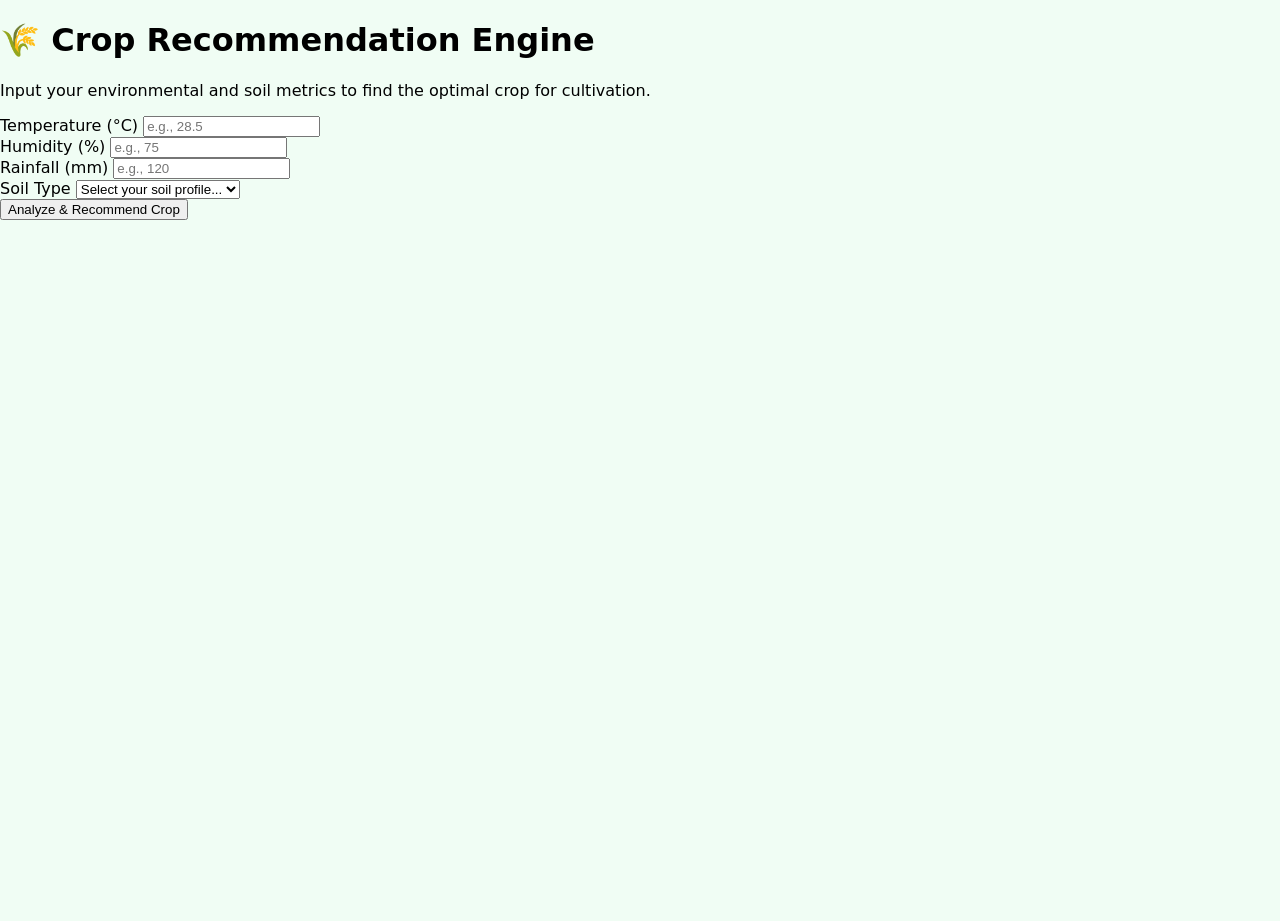
<file: index.html>
<!DOCTYPE html>
<html lang="en">
<head>
    <meta charset="UTF-8">
    <meta name="viewport" content="width=device-width, initial-scale=1.0">
    <title>AI Crop Recommendation System</title>
     <link rel="stylesheet" href="style.css">
    <!-- Tailwind CSS CDN for styling -->
    <script src="https://tailwindcss.com"></script>
</head>
<body class="bg-emerald-50 min-h-screen font-sans antialiased">

    <div class="container mx-auto px-4 py-12 max-w-3xl">
        <!-- Header Section -->
        <header class="text-center mb-10">
            <h1 class="text-4xl font-bold text-emerald-800 tracking-tight mb-2">🌾 Crop Recommendation Engine</h1>
            <p class="text-emerald-600">Input your environmental and soil metrics to find the optimal crop for cultivation.</p>
        </header>

        <!-- Main Form & Card Container -->
        <div class="bg-white rounded-2xl shadow-xl overflow-hidden border border-emerald-100 p-8">
            <form id="predictionForm" class="space-y-6">
                
                <!-- Weather Parameters Row -->
                <div class="grid grid-cols-1 md:grid-cols-3 gap-6">
                    <div>
                        <label class="block text-sm font-semibold text-gray-700 mb-2">Temperature (°C)</label>
                        <input type="number" name="temperature" step="0.1" required placeholder="e.g., 28.5"
                            class="w-full px-4 py-3 bg-gray-50 border border-gray-300 rounded-lg focus:ring-2 focus:ring-emerald-500 focus:border-emerald-500 outline-none transition">
                    </div>
                    <div>
                        <label class="block text-sm font-semibold text-gray-700 mb-2">Humidity (%)</label>
                        <input type="number" name="humidity" step="0.1" required placeholder="e.g., 75"
                            class="w-full px-4 py-3 bg-gray-50 border border-gray-300 rounded-lg focus:ring-2 focus:ring-emerald-500 focus:border-emerald-500 outline-none transition">
                    </div>
                    <div>
                        <label class="block text-sm font-semibold text-gray-700 mb-2">Rainfall (mm)</label>
                        <input type="number" name="rainfall" step="0.1" required placeholder="e.g., 120"
                            class="w-full px-4 py-3 bg-gray-50 border border-gray-300 rounded-lg focus:ring-2 focus:ring-emerald-500 focus:border-emerald-500 outline-none transition">
                    </div>
                </div>

                <!-- Soil Type Dropdown -->
                <div>
                    <label class="block text-sm font-semibold text-gray-700 mb-2">Soil Type</label>
                    <select name="soil_type" required
                        class="w-full px-4 py-3 bg-gray-50 border border-gray-300 rounded-lg focus:ring-2 focus:ring-emerald-500 focus:border-emerald-500 outline-none transition">
                        <option value="" disabled selected>Select your soil profile...</option>
                        <option value="alluvial">Alluvial Soil</option>
                        <option value="black">Black Soil (Regur)</option>
                        <option value="red">Red Soil</option>
                        <option value="laterite">Laterite Soil</option>
                        <option value="sandy">Sandy / Arid Soil</option>
                        <option value="clayey">Clayey Soil</option>
                    </select>
                </div>

                <!-- Submit Button -->
                <button type="submit" 
                    class="w-full py-4 bg-emerald-600 hover:bg-emerald-700 text-white font-bold rounded-lg shadow-lg hover:shadow-xl transition-all duration-200 transform hover:-translate-y-0.5 flex items-center justify-center space-x-2">
                    <span id="btnText">Analyze & Recommend Crop</span>
                    <!-- Loading Spinner SVG -->
                    <svg id="loadingSpinner" class="hidden animate-spin h-5 w-5 text-white" xmlns="http://w3.org" fill="none" viewBox="0 0 24 24">
                        <circle class="opacity-25" cx="12" cy="12" r="10" stroke="currentColor" stroke-width="4"></circle>
                        <path class="opacity-75" fill="currentColor" d="M4 12a8 8 0 018-8V0C5.373 0 0 5.373 0 12h4zm2 5.291A7.962 7.962 0 014 12H0c0 3.042 1.135 5.824 3 7.938l3-2.647z"></path>
                    </svg>
                </button>
            </form>

            <!-- Results Display Section -->
            <div id="resultCard" class="hidden mt-8 p-6 bg-emerald-50 border border-emerald-200 rounded-xl transition-all duration-300">
                <div class="flex items-start space-x-4">
                    <div class="p-3 bg-emerald-600 text-white rounded-lg text-2xl">🌱</div>
                    <div class="flex-1">
                        <h3 class="text-xs font-bold uppercase tracking-wider text-emerald-700">Recommended Crop</h3>
                        <h2 id="recommendedCrop" class="text-3xl font-extrabold text-gray-900 mt-1 capitalize">Rice</h2>
                        <div class="mt-4 pt-4 border-t border-emerald-200 text-sm text-gray-600 space-y-2">
                            <p id="cropInfo">This crop thrives remarkably well under the provided environmental conditions and soil constraints.</p>
                        </div>
                    </div>
                </div>
            </div>

            <!-- Error Banner -->
            <div id="errorCard" class="hidden mt-6 p-4 bg-red-50 border border-red-200 text-red-700 rounded-lg text-sm font-medium">
                ⚠️ Something went wrong. Please check your inputs or try again later.
            </div>
        </div>
    </div>

    <script src="app.js"></script>
</body>
</html>
</file>
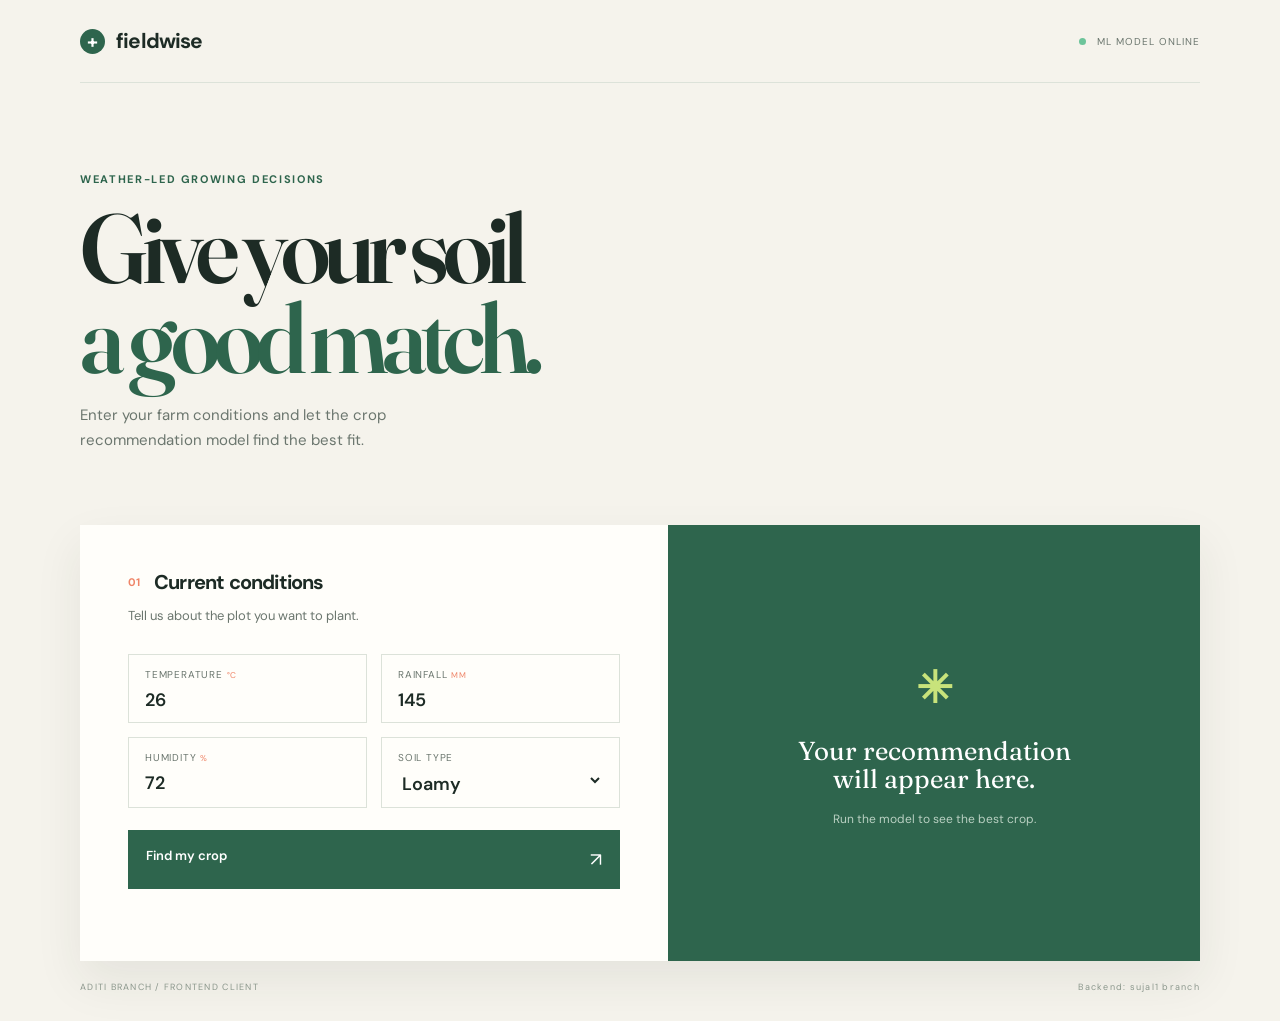
<file: frontend/index.html>
<!doctype html>
<html lang="en">
<head>
  <meta charset="UTF-8">
  <meta name="viewport" content="width=device-width, initial-scale=1">
  <title>Fieldwise Crop Advisor</title>
  <link rel="preconnect" href="https://fonts.googleapis.com">
  <link rel="preconnect" href="https://fonts.gstatic.com" crossorigin>
  <link href="https://fonts.googleapis.com/css2?family=DM+Sans:wght@400;500;600;700&family=Fraunces:opsz,wght@9..144,600;9..144,700&display=swap" rel="stylesheet">
  <link rel="stylesheet" href="style.css">
</head>
<body>
  <main class="shell">
    <header><a class="brand" href="."><span>+</span> fieldwise</a><small><i></i> ML MODEL ONLINE</small></header>
    <section class="intro"><p class="eyebrow">Weather-led growing decisions</p><h1>Give your soil<br><em>a good match.</em></h1><p class="lede">Enter your farm conditions and let the crop recommendation model find the best fit.</p></section>
    <section class="workspace">
      <form id="recommendation-form" class="form-panel">
        <div class="heading"><b>01</b><h2>Current conditions</h2></div>
        <p class="copy">Tell us about the plot you want to plant.</p>
        <div class="fields">
          <label>Temperature <small>°C</small><input name="Temperature" type="number" min="-20" max="60" step="0.1" value="26" required></label>
          <label>Rainfall <small>mm</small><input name="Rainfall" type="number" min="0" max="1000" step="1" value="145" required></label>
          <label>Humidity <small>%</small><input name="Humidity" type="number" min="0" max="100" step="1" value="72" required></label>
          <label>Soil type<select name="Soil_Type" required><option>Loamy</option><option>Clay</option><option>Alluvial</option><option>Black</option><option>Sandy</option></select></label>
        </div>
        <button type="submit"><span>Find my crop</span><strong>↗</strong></button>
        <p id="error" role="alert"></p>
      </form>
      <aside id="result" class="result" aria-live="polite"><div class="placeholder"><strong>✳</strong><p>Your recommendation<br>will appear here.</p><small>Run the model to see the best crop.</small></div></aside>
    </section>
    <footer>ADITI BRANCH / FRONTEND CLIENT <span>Backend: sujal1 branch</span></footer>
  </main>
  <script src="app.js"></script>
</body>
</html>
</file>
<file: style.css>
/* Color Palette Variables */
:root {
    --bg-emerald-50: #f0fdf4;
    --border-emerald-100: #dcfce7;
    --border-emerald-200: #bbf7d0;
    --text-emerald-600: #059669;
    --text-emerald-700: #047857;
    --bg-emerald-600: #059669;
    --bg-emerald-700: #047857;
}

/* Base Body Styles */
body {
    background-color: var(--bg-emerald-50);
    min-height: 100vh;
    font-family: system-ui, -apple-system, BlinkMacSystemFont, 'Segoe UI', Roboto, Oxygen, Ubuntu, Cantarell, sans-serif;
    margin: 0;
    padding: 0;
    -webkit-font-smoothing: antialiased;
}

/* Container & Layout */
.app-container {
    max-width: 48rem; /* max-w-3xl */
    margin: 0 auto;
    padding: 3rem 1rem;
}

.app-header {
    text-align: center;
    margin-bottom: 2.5rem;
}

.app-header h1 {
    font-size: 2.25rem;
    font-weight: 700;
    color: var(--text-emerald-700);
    margin-bottom: 0.5rem;
    letter-spacing: -0.025em;
}

.app-header p {
    color: var(--text-emerald-600);
    margin: 0;
}

/* Form Dashboard Card */
.main-card {
    background-color: #ffffff;
    border-radius: 1rem;
    box-shadow: 0 20px 25px -5px rgba(0, 0, 0, 0.1), 0 10px 10px -5px rgba(0, 0, 0, 0.04);
    border: 1px solid var(--border-emerald-100);
    padding: 2rem;
}

.form-grid {
    display: grid;
    grid-template-columns: 1fr;
    gap: 1.5rem;
    margin-bottom: 1.5rem;
}

@media (min-width: 768px) {
    .form-grid {
        grid-template-columns: repeat(3, minmax(0, 1fr));
    }
}

.form-group {
    margin-bottom: 1.5rem;
}

.form-label {
    display: block;
    font-size: 0.875rem;
    font-weight: 600;
    color: #374151;
    margin-bottom: 0.5rem;
}

.form-input, .form-select {
    width: 100%;
    padding: 0.75rem 1rem;
    background-color: #f9fafb;
    border: 1px solid #d1d5db;
    border-radius: 0.5rem;
    font-size: 1rem;
    box-sizing: border-box;
    outline: none;
    transition: all 0.2s;
}

.form-input:focus, .form-select:focus {
    border-color: var(--bg-emerald-600);
    box-shadow: 0 0 0 2px rgba(5, 150, 105, 0.2);
}

/* Form Controls Button */
.submit-btn {
    width: 100%;
    padding: 1rem;
    background-color: var(--bg-emerald-600);
    color: #ffffff;
    font-weight: 700;
    border: none;
    border-radius: 0.5rem;
    cursor: pointer;
    font-size: 1rem;
    display: flex;
    align-items: center;
    justify-content: center;
    gap: 0.5rem;
    box-shadow: 0 4px 6px -1px rgba(0, 0, 0, 0.1);
    transition: all 0.2s;
}

.submit-btn:hover {
    background-color: var(--bg-emerald-700);
    transform: translateY(-1px);
}

/* Output Layout Components */
.result-card {
    display: flex;
    gap: 1rem;
    margin-top: 2rem;
    padding: 1.5rem;
    background-color: var(--bg-emerald-50);
    border: 1px solid var(--border-emerald-200);
    border-radius: 0.75rem;
}

.result-icon {
    padding: 0.75rem;
    background-color: var(--bg-emerald-600);
    font-size: 1.5rem;
    border-radius: 0.5rem;
    line-height: 1;
}

.result-content {
    flex: 1;
}

.result-tag {
    font-size: 0.75rem;
    font-weight: 700;
    text-transform: uppercase;
    letter-spacing: 0.05em;
    color: var(--text-emerald-700);
    margin: 0;
}

.result-title {
    font-size: 1.875rem;
    font-weight: 800;
    color: #111827;
    margin: 0.25rem 0 0 0;
    text-transform: capitalize;
}

.result-details {
    margin-top: 1rem;
    padding-top: 1rem;
    border-top: 1px solid var(--border-emerald-200);
    font-size: 0.875rem;
    color: #4b5563;
}

.error-card {
    margin-top: 1.5rem;
    padding: 1rem;
    background-color: #fef2f2;
    border: 1px solid #fca5a5;
    color: #b91c1c;
    border-radius: 0.5rem;
    font-size: 0.875rem;
    font-weight: 500;
}

/* Utilities */
.hidden {
    display: none !important;
}

.animate-spin {
    animation: spin 1s linear infinite;
}

@keyframes spin {
    from { transform: rotate(0deg); }
    to { transform: rotate(360deg); }
}
</file>
<file: frontend/style.css>
:root{--ink:#1d2b25;--muted:#6b766e;--line:#dce2d9;--cream:#f5f3ec;--paper:#fffefa;--leaf:#2e654d;--lime:#c8e37b;--coral:#ef8568}*{box-sizing:border-box}body{margin:0;color:var(--ink);background:var(--cream);font-family:"DM Sans",sans-serif}body:before{content:"";position:fixed;inset:0;pointer-events:none;opacity:.28;background-image:radial-gradient(#9ca995 .7px,transparent .7px);background-size:18px 18px}.shell{width:min(1120px,calc(100% - 64px));margin:auto;position:relative}header{display:flex;justify-content:space-between;align-items:center;padding:27px 0;border-bottom:1px solid var(--line)}.brand{color:var(--ink);text-decoration:none;font-weight:700;font-size:21px;letter-spacing:-.04em}.brand span{display:inline-grid;place-items:center;width:25px;height:25px;margin-right:7px;color:white;background:var(--leaf);border-radius:50%;font-size:19px}header small{color:var(--muted);font-size:10px;letter-spacing:.1em}header i{display:inline-block;width:7px;height:7px;margin-right:7px;border-radius:50%;background:#6cc49a}.intro{padding:78px 0 0;max-width:650px}.eyebrow{color:var(--leaf);font-size:11px;font-weight:700;letter-spacing:.15em;text-transform:uppercase}h1{margin:17px 0 20px;font:600 clamp(55px,8vw,98px)/.92 Fraunces,Georgia,serif;letter-spacing:-.065em}h1 em{color:var(--leaf);font-style:normal}.lede{max-width:430px;color:var(--muted);font-size:15px;line-height:1.65}.workspace{display:grid;grid-template-columns:1.05fr .95fr;margin-top:72px;background:var(--paper);box-shadow:0 20px 45px #2c372c14}.form-panel{padding:44px 48px}.heading{display:flex;align-items:center;gap:14px}.heading b{color:var(--coral);font-size:11px}.heading h2{margin:0;font-size:20px;letter-spacing:-.04em}.copy{margin:12px 0 30px;color:var(--muted);font-size:13px}.fields{display:grid;grid-template-columns:1fr 1fr;gap:14px}.fields label{display:block;padding:13px 16px 10px;border:1px solid var(--line);color:var(--muted);font-size:10px;letter-spacing:.08em;text-transform:uppercase}.fields label:focus-within{border-color:var(--leaf)}label small{color:var(--coral)}input,select{display:block;width:100%;padding:7px 0 0;border:0;outline:0;background:transparent;color:var(--ink);font:600 18px "DM Sans",sans-serif}select{cursor:pointer}button{display:flex;justify-content:space-between;width:100%;margin-top:22px;padding:17px 18px;border:0;color:white;background:var(--leaf);cursor:pointer;font:600 13px "DM Sans",sans-serif}button:hover{background:#234f3c}button strong{font-size:19px;font-weight:400}#error{min-height:17px;margin:11px 0 0;color:#c34e43;font-size:12px}.result{display:flex;align-items:center;justify-content:center;min-height:365px;padding:44px;color:white;background:var(--leaf)}.placeholder{text-align:center}.placeholder strong{display:block;margin-bottom:20px;color:var(--lime);font-size:44px}.placeholder p{margin:0;font:26px/1.1 Fraunces,Georgia,serif}.placeholder small{display:block;margin-top:17px;color:#b9d0c2;font-size:12px}.answer{width:100%;animation:show .4s ease-out}.answer>span,.answer>small{color:var(--lime);font-size:10px;font-weight:700;letter-spacing:.15em}.answer h2{margin:16px 0 8px;font:60px/.95 Fraunces,Georgia,serif;letter-spacing:-.06em}.answer p{color:#c6d8cc;font-size:13px}.meter{height:5px;margin:23px 0 27px;background:#ffffff2b}.meter i{display:block;height:100%;background:var(--lime)}.alternative{display:flex;justify-content:space-between;padding-top:10px;color:#edf5ee;font-size:12px}.alternative em{color:#a9c3b4;font-style:normal}footer{display:flex;justify-content:space-between;padding:20px 0 28px;color:#8a968b;font-size:9px;letter-spacing:.14em}@keyframes show{from{opacity:0;transform:translateY(8px)}to{opacity:1;transform:none}}@media(max-width:760px){.shell{width:min(100% - 32px,560px)}.intro{padding-top:52px}h1{font-size:60px}.workspace{grid-template-columns:1fr;margin-top:52px}.form-panel{padding:30px 24px}.result{min-height:330px;padding:32px 24px}footer{flex-direction:column;gap:12px}}@media(max-width:420px){.fields{grid-template-columns:1fr}}
</file>
